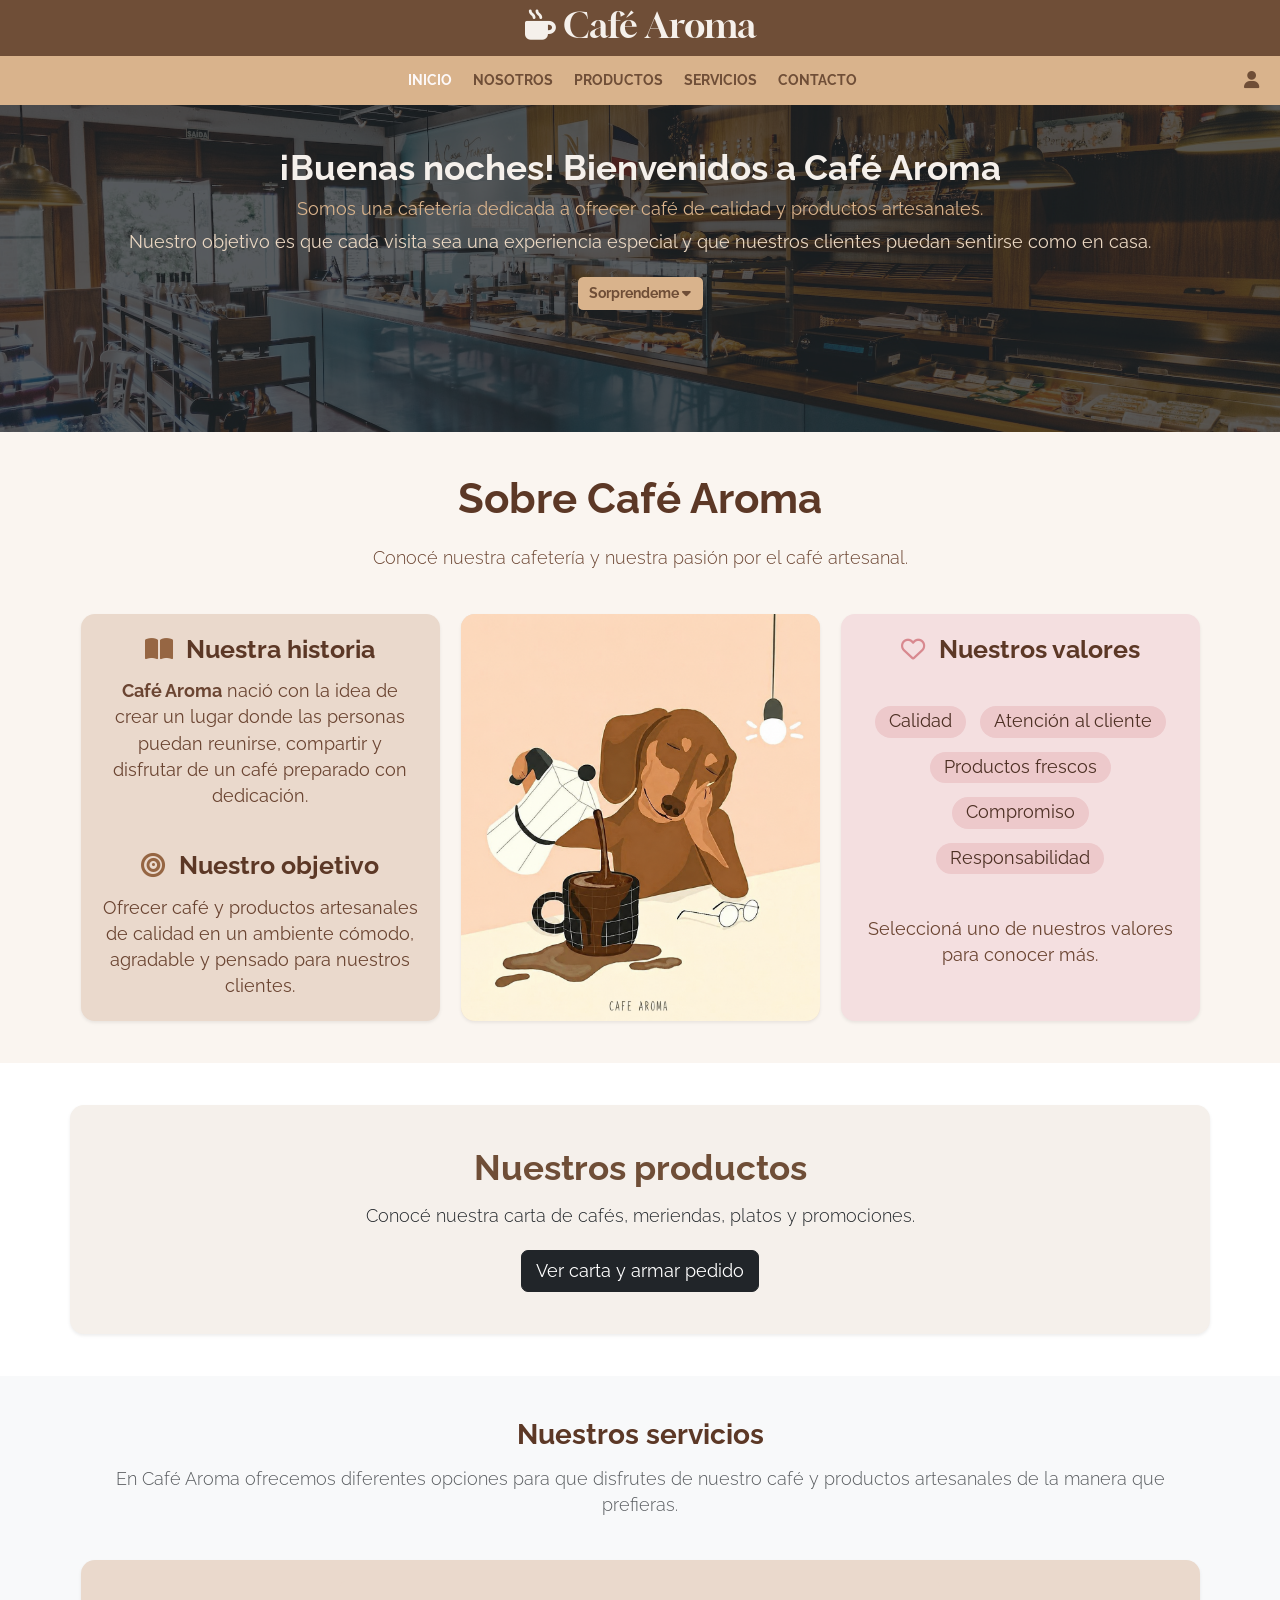
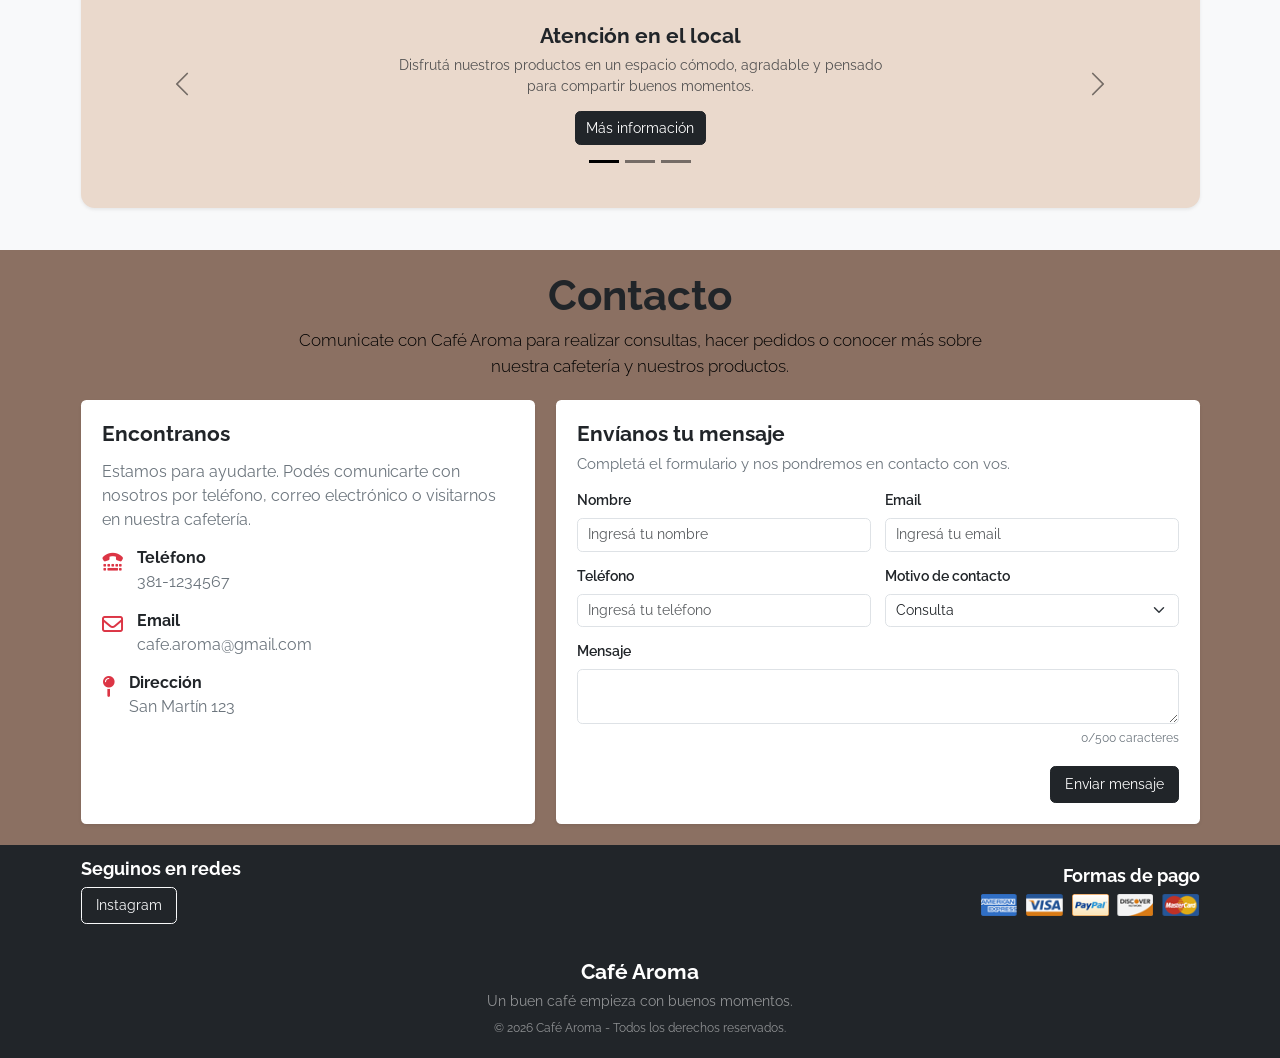
<file: index.html>
<!DOCTYPE html>
<html lang="es">

<head>
    <meta charset="UTF-8">
    <meta name="viewport" content="width=device-width, initial-scale=1.0">
    <title>Café Aroma | Cafetería y productos artesanales</title>
    <meta name="description"
        content="Café Aroma es una cafetería dedicada a ofrecer café de calidad, productos artesanales y un espacio agradable para disfrutar.">
    <meta name="keywords"
        content="Café Aroma, cafetería, café, café artesanal, espresso, café con leche, medialunas, cafetería Tucumán">
    <meta name="author" content="Café Aroma">
    <link href="https://fonts.googleapis.com/css2?family=Gloock&display=swap" rel="stylesheet">
    <link href="https://fonts.googleapis.com/css2?family=Raleway:ital,wght@0,100..900;1,100..900&display=swap"
        rel="stylesheet">
    <link rel="stylesheet" href="https://cdnjs.cloudflare.com/ajax/libs/font-awesome/6.4.2/css/all.min.css">
    <link href="https://cdn.jsdelivr.net/npm/bootstrap@5.3.8/dist/css/bootstrap.min.css" rel="stylesheet"
        integrity="sha384-sRIl4kxILFvY47J16cr9ZwB07vP4J8+LH7qKQnuqkuIAvNWLzeN8tE5YBujZqJLB" crossorigin="anonymous">
    <script src="script.js"></script>
    <link rel="stylesheet" href="style.css">
</head>

<body data-bs-spy="scroll" data-bs-target="#menu-principal" style="font-family: 'Raleway', sans-serif;">
    <header class="p-1" style="background-color: #6f4e37;">
        <div class="container text-center">
            <h1 class="display-6" style="color: #f5f0eb; font-family: 'Gloock', cursive;"><i
                    class="fa-solid fa-mug-hot fa-sm"></i> Café Aroma </h1>
        </div>
    </header>

    <nav id="menu-principal" class="sticky-top d-flex py-3 px-4" style="background-color: #d9b38c;">

        <div class="d-flex justify-content-center flex-wrap flex-grow-1 gap-2 gap-md-4">
            <a href="#inicio" class="nav-link fw-bold text-uppercase" style="color: #6f4e37;">Inicio</a>
            <a href="#nosotros" class="nav-link fw-bold text-uppercase" style="color: #6f4e37;">Nosotros</a>
            <a href="#productos" class="nav-link fw-bold text-uppercase" style="color: #6f4e37;">Productos</a>
            <a href="#servicios" class="nav-link fw-bold text-uppercase" style="color: #6f4e37;">Servicios</a>
            <a href="#contacto" class="nav-link fw-bold text-uppercase" style="color: #6f4e37;">Contacto</a>
        </div>

        <button type="button" class="nav-link fw-bold" style="color: #6f4e37;" data-bs-toggle="modal"
            data-bs-target="#Login">
            <i class="fa-solid fa-user fa-lg"></i>
        </button>
    </nav>

    <div class="modal fade" id="Login" tabindex="-1" aria-hidden="true">
        <div class="modal-dialog">
            <div class="modal-content" style="background-color: #f5f0eb;">
                <div class="modal-header">
                    <h5 class="modal-title fw-bold" style="color: #6f4e37;">Iniciar Sesión</h5>
                    <button type="button" class="btn-close" data-bs-dismiss="modal" aria-label="Close"></button>
                </div>
                <div class="modal-body">
                    <form>
                        <input type="email" class="form-control mb-3" placeholder="Correo electrónico">
                        <input type="password" class="form-control mb-3" placeholder="Contraseña">
                        <button type="button" class="btn fw-bold text-white" style="background-color: #6f4e37;"
                            data-bs-dismiss="modal">Entrar</button>
                    </form>
                </div>
            </div>
        </div>
    </div>

    <main>
        <section id="inicio" class="text-center p-0"
            style="background-image: url('imagenes/blog-2.jpg'); background-size: cover; background-position: center; background-repeat: no-repeat;">
            <div class="bg-dark bg-opacity-75 w-100 px-3 py-5">
                <h2 id="mensaje-bienvenida" class="display-6 fw-bold mb-2" style="color: #f5f0eb;">Bienvenidos a Café
                    Aroma
                </h2>

                <p class="fs-5 mb-2" style="color: #d9b38c;"> Somos una cafetería dedicada a ofrecer café de
                    calidad y productos artesanales.</p>

                <div class="row justify-content-center">
                    <div class="col-md-10">
                        <p class="fs-5 mb-0" style="color: #ebd8c3;"> Nuestro objetivo es que cada visita sea una
                            experiencia especial y que nuestros clientes puedan sentirse como en casa.</p>
                    </div>
                </div>

                <div class="mt-4">
                    <button id="btn-recomendacion" class="btn fw-bold"
                        style="background-color: #d9b38c; color: #6f4e37;">
                        Sorprendeme <i class="fa-solid fa-caret-down"></i>
                    </button>
                    <div class="d-flex align-items-center justify-content-center mt-6" style="min-height: 80px;">
                        <p id="texto-recomendacion" class="fs-5 fw-bold mb-0" style="color: #d9b38c;"></p>
                    </div>
                </div>
            </div>
        </section>

        <section id="nosotros" class="py-5" style="background-color: #faf5f0;" aria-labelledby="titulo-nosotros">

            <div class="container">
                <div class="text-center mb-5">
                    <h2 id="titulo-nosotros" class="display-5 fw-bold mb-3" style="color: #5c3826;">
                        Sobre Café Aroma
                    </h2>
                    <p class="lead mt-4 mx-auto" style="max-width: 850px; color: #6b4532;">
                        Conocé nuestra cafetería y nuestra pasión por el café artesanal.
                    </p>
                </div>

                <div class="row g-4 align-items-stretch">

                    <!-- TARJETA IZQUIERDA -->
                    <div class="col-12 col-lg-4">

                        <article class="rounded-4 shadow-sm p-4 text-center h-100"
                            style="background-color: #ead9cc; color: #5c3826; min-height: 400px;">

                            <h3 class="h3 fw-bold mb-3" style="color: #5c3826;">
                                <i class="fa-solid fa-book-open me-2" style="color: #966643;"></i>
                                Nuestra historia
                            </h3>

                            <p class="fs-5 mb-5" style="color: #6b4532;">
                                <strong>Café Aroma</strong> nació con la idea de crear un lugar
                                donde las personas puedan reunirse, compartir y disfrutar de un
                                café preparado con dedicación.
                            </p>

                            <h3 class="h3 fw-bold mb-3" style="color: #5c3826;">
                                <i class="fa-solid fa-bullseye me-2" style="color: #966643;"></i>
                                Nuestro objetivo
                            </h3>

                            <p class="fs-5 mb-0" style="color: #6b4532;">
                                Ofrecer café y productos artesanales de calidad
                                en un ambiente cómodo, agradable y pensado
                                para nuestros clientes.
                            </p>

                        </article>

                    </div>


                    <!-- IMAGEN CENTRAL -->
                    <div class="col-12 col-lg-4">

                        <article class="rounded-4 shadow-sm overflow-hidden h-100"
                            style="background-color: #ead9cc; min-height: 400px;">

                            <img src="imagenes/img-perro.png"
                                alt="Ilustración de un perro preparando café para Café Aroma"
                                class="img-fluid w-100 h-100" style="object-fit: cover;">

                        </article>

                    </div>


                    <!-- TARJETA DERECHA -->
                    <div class="col-12 col-lg-4">

                        <article class="rounded-4 shadow-sm text-center h-100"
                            style="background-color: #f4dfe0; min-height: 400px;">

                            <div class="p-4">

                                <h3 class="h3 fw-bold mb-5" style="color: #5c3826;">
                                    <i class="fa-regular fa-heart me-2" style="color: #d8898f;"></i>
                                    Nuestros valores
                                </h3>

                                <div class="d-flex flex-wrap justify-content-center gap-3 mb-5">

                                    <span class="badge rounded-pill px-3 py-2 fs-5 fw-normal valor-nosotros"
                                        data-descripcion="Seleccionamos productos de calidad para ofrecer una mejor experiencia."
                                        style="background-color: #edc9cb; color: #4d3024; cursor: pointer;">
                                        Calidad
                                    </span>

                                    <span class="badge rounded-pill px-3 py-2 fs-5 fw-normal valor-nosotros"
                                        data-descripcion="Buscamos brindar una atención amable y personalizada a cada cliente."
                                        style="background-color: #edc9cb; color: #4d3024; cursor: pointer;">
                                        Atención al cliente
                                    </span>

                                    <span class="badge rounded-pill px-3 py-2 fs-5 fw-normal valor-nosotros"
                                        data-descripcion="Trabajamos con productos frescos para mantener la calidad de nuestras preparaciones."
                                        style="background-color: #edc9cb; color: #4d3024; cursor: pointer;">
                                        Productos frescos
                                    </span>

                                    <span class="badge rounded-pill px-3 py-2 fs-5 fw-normal valor-nosotros"
                                        data-descripcion="Estamos comprometidos con ofrecer una buena experiencia en cada visita."
                                        style="background-color: #edc9cb; color: #4d3024; cursor: pointer;">
                                        Compromiso
                                    </span>

                                    <span class="badge rounded-pill px-3 py-2 fs-5 fw-normal valor-nosotros"
                                        data-descripcion="Trabajamos de manera responsable para mantener la confianza de nuestros clientes."
                                        style="background-color: #edc9cb; color: #4d3024; cursor: pointer;">
                                        Responsabilidad
                                    </span>

                                </div>

                                <p id="descripcion-valor" class="mt-4 mb-0 fs-5" style="color: #6b4532;">
                                    Seleccioná uno de nuestros valores para conocer más.
                                </p>

                            </div>

                        </article>

                    </div>

                </div>
            </div>
        </section>

        <section id="productos" class="container py-5 my-5 rounded-4 shadow-sm text-center"
            style="background-color: #f5f0eb;" aria-labelledby="titulo-productos">
            <h2 id="titulo-productos" class="display-6 fw-bold mb-3" style="color: #6f4e37;">Nuestros productos</h2>
            <p class="lead mb-4">Conocé nuestra carta de cafés, meriendas, platos y promociones.</p>
            <a href="carta.html" class="btn btn-dark btn-lg">Ver carta y armar pedido</a>
        </section>

        <section id="servicios" class="py-5 bg-light">
            <div class="container">
                <div class="text-center mb-5">
                    <h2 class="fw-bold mb-3" style="color: #5c3826;">
                        Nuestros servicios
                    </h2>
                    <p class="lead text-muted">
                        En Café Aroma ofrecemos diferentes opciones para que disfrutes
                        de nuestro café y productos artesanales de la manera que prefieras.
                    </p>
                </div>

                <div class="card border-0 shadow-sm rounded-4 p-4" style="background-color: #ead9cc;">
                    <div id="carouselServicios" class="carousel slide">
                        <div class="carousel-indicators">
                            <button type="button" data-bs-target="#carouselServicios" data-bs-slide-to="0"
                                class="active" aria-current="true" aria-label="Servicio 1"
                                style="background-color: #000000;">
                            </button>
                            <button type="button" data-bs-target="#carouselServicios" data-bs-slide-to="1"
                                aria-label="Servicio 2" style="background-color: #000000;">
                            </button>
                            <button type="button" data-bs-target="#carouselServicios" data-bs-slide-to="2"
                                aria-label="Servicio 3" style="background-color: #000000;">
                            </button>
                        </div>

                        <div class="carousel-inner">
                            <div class="carousel-item active">
                                <article class="card border-0 mx-auto"
                                    style="max-width: 600px; background-color: #ead9cc;">
                                    <div class="card-body text-center p-5">
                                        <h3 class="card-title h4 fw-bold">
                                            Atención en el local
                                        </h3>
                                        <p class="card-text text-muted">
                                            Disfrutá nuestros productos en un espacio cómodo,
                                            agradable y pensado para compartir buenos momentos.
                                        </p>
                                        <button type="button" class="btn btn-dark" onclick="mostrarInfo(1)">
                                            Más información
                                        </button>
                                        <div id="info1" style="display: none;" class="mt-3">
                                            <p class="mb-1"><strong>Horarios:</strong></p>
                                            <p class="mb-1">Lunes a viernes: 08:00 a 20:00 hs.</p>
                                            <p class="mb-0">Sábados y domingos: 09:00 a 21:00 hs.</p>
                                        </div>
                                    </div>
                                </article>
                            </div>

                            <div class="carousel-item">
                                <article class="card border-0 mx-auto"
                                    style="max-width: 600px; background-color: #ead9cc;">
                                    <div class="card-body text-center p-5">
                                        <h3 class="card-title h4 fw-bold">
                                            Pedidos para llevar
                                        </h3>
                                        <p class="card-text text-muted">
                                            Podés pedir tus productos favoritos para llevar
                                            y disfrutar del sabor de Café Aroma donde quieras.
                                        </p>
                                        <button type="button" class="btn btn-dark" onclick="mostrarInfo(2)">
                                            Más información
                                        </button>
                                        <div id="info2" style="display: none;" class="mt-3">
                                            <p class="mb-1"><strong>Pedidos:</strong></p>
                                            <p class="mb-1">Podés realizar tu pedido durante nuestro horario de
                                                atención.</p>
                                            <p class="mb-0">Tiempo estimado: 15 a 20 minutos.</p>
                                        </div>
                                    </div>
                                </article>
                            </div>

                            <div class="carousel-item">
                                <article class="card border-0 mx-auto"
                                    style="max-width: 600px; background-color: #ead9cc;">
                                    <div class="card-body text-center p-5">
                                        <h3 class="card-title h4 fw-bold">
                                            Pedidos para reuniones
                                        </h3>
                                        <p class="card-text text-muted">
                                            Preparamos opciones de café y productos artesanales
                                            para reuniones, eventos y ocasiones especiales.
                                        </p>
                                        <button type="button" class="btn btn-dark" onclick="mostrarInfo(3)">
                                            Más información
                                        </button>
                                        <div id="info3" style="display: none;" class="mt-3">
                                            <p class="mb-1"><strong>Reuniones y eventos:</strong></p>
                                            <p class="mb-1">Realizamos pedidos para grupos de 10 personas o más.</p>
                                            <p class="mb-0">Solicitar con al menos 48 horas de anticipación.</p>
                                        </div>
                                    </div>
                                </article>
                            </div>
                        </div>

                        <button class="carousel-control-prev" type="button" data-bs-target="#carouselServicios"
                            data-bs-slide="prev">
                            <span class="carousel-control-prev-icon" aria-hidden="true" style="filter: invert(1);">
                            </span>
                            <span class="visually-hidden">
                                Anterior
                            </span>
                        </button>
                        <button class="carousel-control-next" type="button" data-bs-target="#carouselServicios"
                            data-bs-slide="next">
                            <span class="carousel-control-next-icon" aria-hidden="true" style="filter: invert(1);">
                            </span>
                            <span class="visually-hidden">
                                Siguiente
                            </span>
                        </button>
                    </div>
                </div>
        </section>

        <section id="contacto" class="py-4" aria-labelledby="titulo-contacto" style="background-color: #8b7062;">
            <div class="container">
                <div class="text-center mb-4">
                    <h2 id="titulo-contacto" class="display-5 fw-bold text-dark">
                        Contacto
                    </h2>
                    <p class="lead text-black mx-auto" style="max-width: 700px; font-size: 1.2rem;">
                        Comunicate con Café Aroma para realizar consultas, hacer pedidos
                        o conocer más sobre nuestra cafetería y nuestros productos.
                    </p>
                </div>

                <div class="row g-4">
                    <div class="col-12 col-lg-5">
                        <article class="card h-100 border-0 shadow-sm">
                            <div class="card-body p-3 p-md-4">
                                <h3 class="card-title fw-bold mb-3" style="font-size: 1.5rem;">
                                    Encontranos
                                </h3>
                                <p class="text-secondary mb-3" style="font-size: 1.15rem;">
                                    Estamos para ayudarte. Podés comunicarte con nosotros
                                    por teléfono, correo electrónico o visitarnos en nuestra
                                    cafetería.
                                </p>

                                <address class="mb-0">

                                    <div class="d-flex align-items-start mb-3">
                                        <div class="me-3 fs-4 text-danger" aria-hidden="true">
                                            <i class="fa-solid fa-tty"></i>
                                        </div>

                                        <div style="font-size: 1.15rem;">
                                            <strong class="d-block">
                                                Teléfono
                                            </strong>
                                            <a href="tel:+543811234567" class="text-decoration-none text-secondary">
                                                381-1234567
                                            </a>
                                        </div>
                                    </div>

                                    <div class="d-flex align-items-start mb-3">
                                        <div class="me-3 fs-4 text-danger" aria-hidden="true">
                                            <i class="fa-regular fa-envelope"></i>
                                        </div>

                                        <div style="font-size: 1.15rem;">
                                            <strong class="d-block">
                                                Email
                                            </strong>
                                            <a href="mailto:cafe.aroma@gmail.com"
                                                class="text-decoration-none text-secondary">
                                                cafe.aroma@gmail.com
                                            </a>
                                        </div>
                                    </div>

                                    <div class="d-flex align-items-start">
                                        <div class="me-3 fs-4 text-danger" aria-hidden="true">
                                            <i class="fa-solid fa-map-pin"></i>
                                        </div>

                                        <div style="font-size: 1.15rem;">
                                            <strong class="d-block">
                                                Dirección
                                            </strong>
                                            <span class="text-secondary">
                                                San Martín 123
                                            </span>
                                        </div>
                                    </div>
                                </address>
                            </div>
                        </article>
                    </div>

                    <div class="col-12 col-lg-7">
                        <article class="card border-0 shadow-sm h-100">
                            <div class="card-body p-3 p-md-4 d-flex flex-column">
                                <h3 class="h4 fw-bold mb-2">
                                    Envíanos tu mensaje
                                </h3>
                                <p class="text-secondary mb-3" style="font-size: 1.1rem;">
                                    Completá el formulario y nos pondremos en contacto
                                    con vos.
                                </p>

                                <form id="form-contacto" action="#" method="post" novalidate
                                    class="d-flex flex-column flex-grow-1">
                                    <div class="row g-3 flex-grow-1">

                                        <div class="col-12 col-md-6">
                                            <label for="nombre" class="form-label fw-semibold">
                                                Nombre
                                            </label>
                                            <input type="text" class="form-control" id="nombre" name="nombre"
                                                placeholder="Ingresá tu nombre" autocomplete="name" required>
                                        </div>

                                        <div class="col-12 col-md-6">
                                            <label for="email" class="form-label fw-semibold">
                                                Email
                                            </label>
                                            <input type="email" class="form-control" id="email" name="email"
                                                placeholder="Ingresá tu email" autocomplete="email" required>
                                        </div>

                                        <div class="col-12 col-md-6">
                                            <label for="telefono" class="form-label fw-semibold">
                                                Teléfono
                                            </label>
                                            <input type="tel" class="form-control" id="telefono" name="telefono"
                                                placeholder="Ingresá tu teléfono" autocomplete="tel">
                                        </div>

                                        <div class="col-12 col-md-6">
                                            <label for="motivo" class="form-label fw-semibold">
                                                Motivo de contacto
                                            </label>

                                            <select class="form-select" id="motivo" name="motivo">
                                                <option value="consulta">
                                                    Consulta
                                                </option>
                                                <option value="pedido">
                                                    Pedido
                                                </option>
                                                <option value="evento">
                                                    Evento o reunión
                                                </option>
                                                <option value="otro">
                                                    Otro
                                                </option>
                                            </select>
                                        </div>

                                        <div class="col-12">
                                            <label for="mensaje" class="form-label fw-semibold">

                                                Mensaje

                                            </label>
                                            <textarea class="form-control" id="mensaje" name="mensaje" rows="2"
                                                maxlength="500" placeholder="Escribí tu mensaje" required>
                                            </textarea>
                                            <div class="text-end mt-1">
                                                <small id="contador-mensaje" class="text-secondary">
                                                    0/500 caracteres
                                                </small>
                                            </div>
                                        </div>

                                        <div class="col-12">
                                            <div id="mensaje-formulario" class="mt-1" role="alert" aria-live="polite">
                                            </div>
                                        </div>

                                        <div class="col-12 text-md-end mt-auto">
                                            <button type="submit" class="btn btn-dark px-3 py-2">

                                                Enviar mensaje

                                            </button>
                                        </div>
                                    </div>
                                </form>
                            </div>
                        </article>
                    </div>
                </div>
            </div>
        </section>

        <section class="bg-dark text-white py-3">
            <div class="container">
                <div class="row align-items-center">
                    <div class="col-12 col-md-6 text-center text-md-start mb-3 mb-md-0">
                        <h3 class="h5 fw-bold mb-2">
                            Seguinos en redes
                        </h3>
                        <a href="https://www.instagram.com/cafeteria_cafe.aroma?utm_source=ig_web_button_share_sheet&stkn=ZDNlZDc0MzIxNw==" target="_blank" rel="noopener noreferrer"
                            class="btn btn-outline-light px-3 py-2">

                            Instagram
                        </a>
                    </div>

                    <div class="col-12 col-md-6 text-center text-md-end">
                        <h3 class="h5 fw-bold mb-2">
                            Formas de pago
                        </h3>
                        <img src="imagenes/payment.png" alt="Formas de pago aceptadas" class="img-fluid"
                            style="max-width: 220px;">
                    </div>
                </div>
            </div>
        </section>
    </main>

    <footer class="bg-dark text-white py-4">

        <div class="container text-center">

            <h2 class="h4 fw-bold mb-2">
                Café Aroma
            </h2>

            <p class="text-white-50 mb-2">
                Un buen café empieza con buenos momentos.
            </p>

            <p class="small text-white-50 mb-0">
                &copy; 2026 Café Aroma - Todos los derechos reservados.
            </p>
        </div>
    </footer>
    <script src="https://cdn.jsdelivr.net/npm/bootstrap@5.3.8/dist/js/bootstrap.bundle.min.js">
    </script>
</body>

</html>
</file>
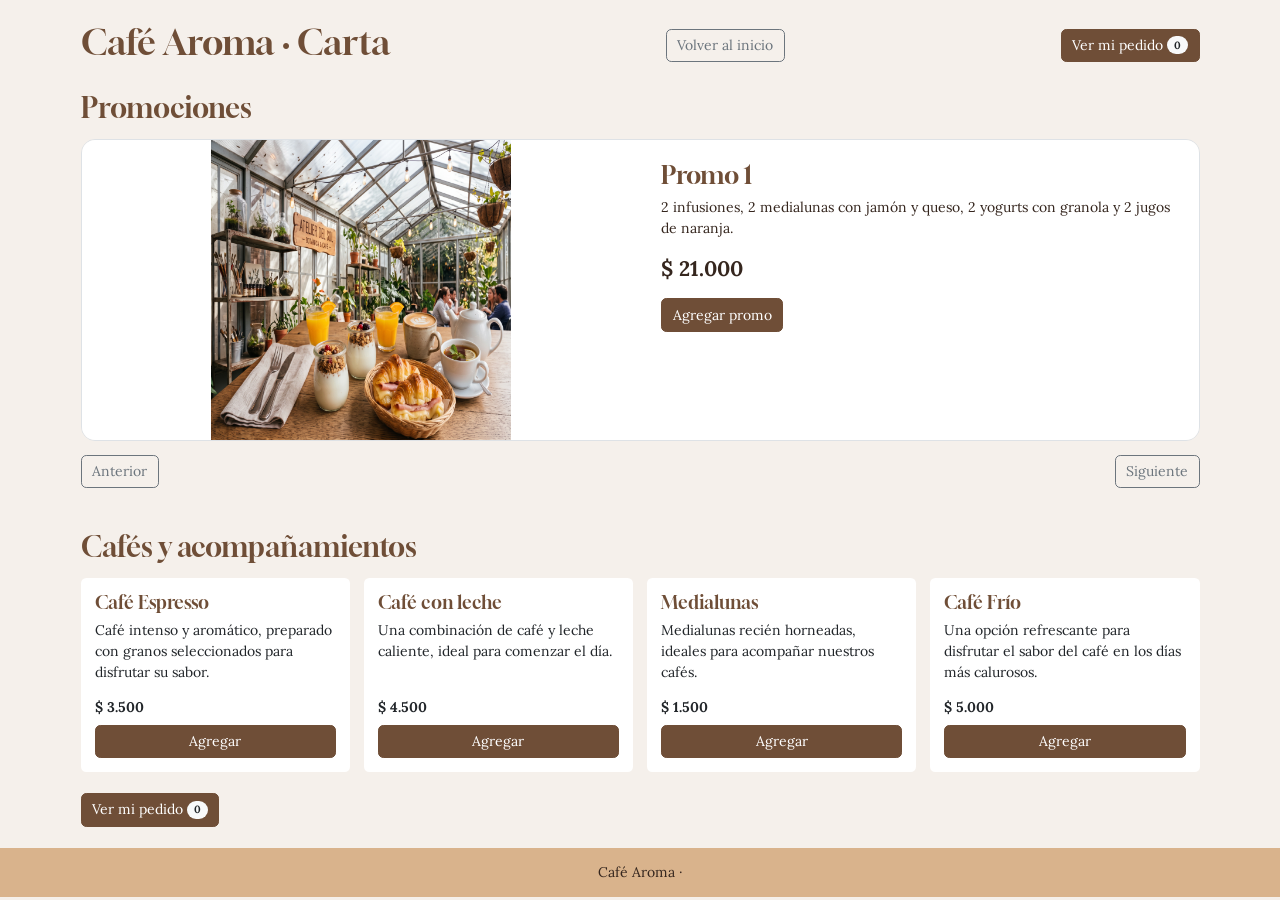
<file: carta.html>
<!DOCTYPE html>
<html lang="es">
<head>
  <meta charset="UTF-8">
  <meta name="viewport" content="width=device-width, initial-scale=1.0">
  <meta name="description" content="Carta de Café Aroma. Consultá los productos y armá un pedido de prueba.">
  <title>Café Aroma · Carta</title>
  <link href="https://cdn.jsdelivr.net/npm/bootstrap@5.3.8/dist/css/bootstrap.min.css" rel="stylesheet">
  <link href="https://fonts.googleapis.com/css2?family=Gloock&family=Lora&display=swap" rel="stylesheet">
  <link href="style.css" rel="stylesheet">
  <script src="productos.js" defer></script>
</head>
<body class="pagina-carta">
  <!-- Encabezado -->
  <header class="container py-4 d-flex flex-wrap justify-content-between align-items-center gap-3">
    <h1>Café Aroma · Carta</h1>
    <a href="index.html#productos" class="btn btn-outline-secondary">Volver al inicio</a>
    <button type="button" class="btn btn-aroma" data-bs-toggle="modal" data-bs-target="#modalCarrito">Ver mi pedido <span class="badge rounded-pill bg-light text-dark contador-carrito">0</span><span class="visually-hidden"> artículos</span></button>
  </header>
  <main class="container" id="productos">
    <!-- Carrusel de Bootstrap: seis promociones -->
    <h2 class="mb-3">Promociones</h2>
    <div id="promociones" class="carousel slide mb-5" data-bs-interval="false">
      <div class="carousel-inner rounded-4 border producto-hover">
        <div class="carousel-item active">
          <div class="row g-0 bg-white">
            <div class="col-md-6"><img src="imagenes/promo-1.jpg" alt="Imagen ilustrativa de Promo 1" class="w-100 object-fit-contain" height="300"></div>
            <div class="col-md-6 p-4">
              <h3>Promo 1</h3>
              <p>2 infusiones, 2 medialunas con jamón y queso, 2 yogurts con granola y 2 jugos de naranja.</p>
              <p class="fs-4 fw-bold">$ 21.000</p>
              <button type="button" class="btn btn-aroma agregar" data-nombre="Promo 1" data-precio="21000">Agregar promo</button>
            </div>
          </div>
        </div>
        <div class="carousel-item">
          <div class="row g-0 bg-white">
            <div class="col-md-6"><img src="imagenes/promo-2.jpg" alt="Imagen ilustrativa de Promo 2" class="w-100 object-fit-contain" height="300"></div>
            <div class="col-md-6 p-4">
              <h3>Promo 2</h3>
              <p>2 infusiones, 2 tostadas, huevos revueltos, jamón y queso y 2 jugos de naranja.</p>
              <p class="fs-4 fw-bold">$ 22.000</p>
              <button type="button" class="btn btn-aroma agregar" data-nombre="Promo 2" data-precio="22000">Agregar promo</button>
            </div>
          </div>
        </div>
        <div class="carousel-item">
          <div class="row g-0 bg-white">
            <div class="col-md-6"><img src="imagenes/promo-3.jpg" alt="Imagen ilustrativa de Promo 3" class="w-100 object-fit-contain" height="300"></div>
            <div class="col-md-6 p-4">
              <h3>Promo 3</h3>
              <p>2 infusiones, 2 cuadrados dulces, tostado de jamón y queso y 2 ensaladas de frutas.</p>
              <p class="fs-4 fw-bold">$ 23.000</p>
              <button type="button" class="btn btn-aroma agregar" data-nombre="Promo 3" data-precio="23000">Agregar promo</button>
            </div>
          </div>
        </div>
        <div class="carousel-item">
          <div class="row g-0 bg-white">
            <div class="col-md-6"><img src="imagenes/promo-4.jpg" alt="Imagen ilustrativa de Promo 4" class="w-100 object-fit-contain" height="300"></div>
            <div class="col-md-6 p-4">
              <h3>Promo 4</h3>
              <p>2 infusiones, 4 pancakes de avena, banana y miel y 2 yogurts con granola.</p>
              <p class="fs-4 fw-bold">$ 24.000</p>
              <button type="button" class="btn btn-aroma agregar" data-nombre="Promo 4" data-precio="24000">Agregar promo</button>
            </div>
          </div>
        </div>
        <div class="carousel-item">
          <div class="row g-0 bg-white">
            <div class="col-md-6"><img src="imagenes/promo-5.jpg" alt="Imagen ilustrativa de Promo 5" class="w-100 object-fit-contain" height="300"></div>
            <div class="col-md-6 p-4">
              <h3>Promo 5</h3>
              <p>2 licuados o smoothies y tostado de jamón y queso.</p>
              <p class="fs-4 fw-bold">$ 18.000</p>
              <button type="button" class="btn btn-aroma agregar" data-nombre="Promo 5" data-precio="18000">Agregar promo</button>
            </div>
          </div>
        </div>
        <div class="carousel-item">
          <div class="row g-0 bg-white">
            <div class="col-md-6"><img src="imagenes/promo-6.jpg" alt="Imagen ilustrativa de Promo Keto" class="w-100 object-fit-contain" height="300"></div>
            <div class="col-md-6 p-4">
              <h3>Promo Keto</h3>
              <p>2 infusiones, huevo revuelto, palta, panceta, cherries, queso en cubos y tostadas.</p>
              <p class="fs-4 fw-bold">$ 26.000</p>
              <button type="button" class="btn btn-aroma agregar" data-nombre="Promo Keto" data-precio="26000">Agregar promo</button>
            </div>
          </div>
        </div>
      </div>
      <div class="d-flex justify-content-between mt-3">
        <button type="button" class="btn btn-outline-secondary" data-bs-target="#promociones" data-bs-slide="prev">Anterior</button>
        <button type="button" class="btn btn-outline-secondary" data-bs-target="#promociones" data-bs-slide="next">Siguiente</button>
      </div>
    </div>
    <!-- Cuatro productos en tarjetas -->
    <h2 class="mb-3">Cafés y acompañamientos</h2>
    <div class="row g-3 mb-4">
      <div class="col-12 col-md-6 col-lg-3">
        <article class="card h-100 border-0 p-3 producto-hover">
          <h3 class="h5">Café Espresso</h3>
          <p class="flex-grow-1">Café intenso y aromático, preparado con granos seleccionados para disfrutar su sabor.</p>
          <strong class="mb-2">$ 3.500</strong>
          <button type="button" class="btn btn-aroma agregar" data-nombre="Café Espresso" data-precio="3500">Agregar</button>
        </article>
      </div>
      <div class="col-12 col-md-6 col-lg-3">
        <article class="card h-100 border-0 p-3 producto-hover">
          <h3 class="h5">Café con leche</h3>
          <p class="flex-grow-1">Una combinación de café y leche caliente, ideal para comenzar el día.</p>
          <strong class="mb-2">$ 4.500</strong>
          <button type="button" class="btn btn-aroma agregar" data-nombre="Café con leche" data-precio="4500">Agregar</button>
        </article>
      </div>
      <div class="col-12 col-md-6 col-lg-3">
        <article class="card h-100 border-0 p-3 producto-hover">
          <h3 class="h5">Medialunas</h3>
          <p class="flex-grow-1">Medialunas recién horneadas, ideales para acompañar nuestros cafés.</p>
          <strong class="mb-2">$ 1.500</strong>
          <button type="button" class="btn btn-aroma agregar" data-nombre="Medialunas" data-precio="1500">Agregar</button>
        </article>
      </div>
      <div class="col-12 col-md-6 col-lg-3">
        <article class="card h-100 border-0 p-3 producto-hover">
          <h3 class="h5">Café Frío</h3>
          <p class="flex-grow-1">Una opción refrescante para disfrutar el sabor del café en los días más calurosos.</p>
          <strong class="mb-2">$ 5.000</strong>
          <button type="button" class="btn btn-aroma agregar" data-nombre="Café Frío" data-precio="5000">Agregar</button>
        </article>
      </div>
    </div>
    <button type="button" class="btn btn-aroma mb-4" data-bs-toggle="modal" data-bs-target="#modalCarrito">Ver mi pedido <span class="badge rounded-pill bg-light text-dark contador-carrito">0</span><span class="visually-hidden"> artículos</span></button>
    <noscript>Activá JavaScript para utilizar el carrito y las promociones.</noscript>
  </main>
  <!-- Modal de Bootstrap: carrito y formulario -->
  <div id="modalCarrito" class="modal fade" tabindex="-1" aria-labelledby="titulo-carrito" aria-hidden="true">
    <div class="modal-dialog modal-lg modal-dialog-centered modal-dialog-scrollable">
      <div class="modal-content">
        <div class="modal-header">
          <h2 id="titulo-carrito" class="modal-title fs-4">Mi pedido</h2>
          <button type="button" class="btn-close" data-bs-dismiss="modal" aria-label="Cerrar"></button>
        </div>
        <div class="modal-body">
          <p id="vacio">Todavía no agregaste productos.</p>
          <div class="table-responsive">
            <table class="table align-middle">
              <thead><tr><th scope="col">Producto</th><th scope="col">Cantidad</th><th scope="col">Subtotal</th><th scope="col">Acción</th></tr></thead>
              <tbody id="lista-carrito"></tbody>
            </table>
          </div>
          <p class="fs-5 fw-bold">Total: <span id="total-pedido">$ 0</span></p>
          <button id="vaciar" type="button" class="btn btn-outline-secondary align-self-start mb-3">Vaciar carrito</button>
          <form id="form-pedido">
            <label for="modalidad" class="form-label">Modalidad</label>
            <select id="modalidad" class="form-select mb-3">
              <option value="local">Consumir en el local</option>
              <option value="llevar">Para llevar</option>
            </select>
            <label for="mesa" class="form-label">Número de mesa (solo para consumir en el local)</label>
            <input id="mesa" type="number" min="1" max="99" step="1" class="form-control mb-3" required>
            <button id="preparar" type="submit" class="btn btn-aroma" disabled>Preparar pedido</button>
          </form>
          <p id="aviso" class="text-success mt-3 mb-0" role="status"></p>
          <p class="small text-secondary mt-3 mb-0">Pedido de prueba: no se envía al local. El carrito se borra al recargar.</p>
        </div>
        <div class="modal-footer">
          <button type="button" class="btn btn-outline-secondary" data-bs-dismiss="modal">Seguir eligiendo</button>
        </div>
      </div>
    </div>
  </div>
  <!-- Aviso breve cada vez que agregás un artículo -->
  <div class="toast-container position-fixed bottom-0 end-0 p-3">
    <div id="aviso-agregado" class="toast" role="status" aria-live="polite" aria-atomic="true" data-bs-delay="2500">
      <div class="d-flex">
        <div id="texto-agregado" class="toast-body"></div>
        <button type="button" class="btn-close me-2 m-auto" data-bs-dismiss="toast" aria-label="Cerrar aviso"></button>
      </div>
    </div>
  </div>
  <footer class="text-center py-3">Café Aroma ·</footer>
  <script src="https://cdn.jsdelivr.net/npm/bootstrap@5.3.8/dist/js/bootstrap.bundle.min.js"></script>
</body>
</html>
</file>
<file: style.css>
/*
:root {
    --color-principal: #6f4e37;
    --color-secundario: #d9b38c;
    --color-fondo: #f5f0eb;
    --color-blanco: white;
    --color-texto: #333;
    --espacio: 20px;
}

#productos {
    display: grid;
    grid-template-columns: repeat(3, 1fr);
    gap: 30px;
    text-align: center;
}

#productos>h2 {
    grid-column: 1 / -1;
    color: var(--color-principal);
    margin-bottom: 5px;
}

#productos p {
    margin-bottom: 15px;
    line-height: 1.6;
}

#productos > p {
    grid-column: 1 / -1;
    max-width: 650px;
    margin: 0 auto 20px;
    text-align: center;
}

#productos article {
    padding: 20px;
    border-radius: 8px;
    background-color: white;
}

#productos img {
    width: 100%;
    max-width: 250px;
    height: auto;
    border-radius: 8px;
}

#productos h3 {
    color: var(--color-principal);
    margin-top: 10px;
    margin-bottom: 10px;
}

#productos {
    text-align: center;
}

#productos h2 {
    color: var(--color-principal);
}

#productos > p {
    max-width: 650px;
    margin-left: auto;
    margin-right: auto;
    line-height: 1.6;
}

#productos .card {
    height: 100%;
    border-radius: 10px;
    overflow: hidden;
    transition: transform 0.3s ease, box-shadow 0.3s ease;
}

#productos .card:hover {
    transform: translateY(-5px);
    box-shadow: 0 8px 18px rgba(0, 0, 0, 0.15);
}

#productos .card-img-top {
    width: 100%;
    height: 220px;
    object-fit: cover;
}

#productos .card-body {
    display: flex;
    flex-direction: column;
    justify-content: center;
}

#productos .card-title {
    color: var(--color-principal);
    font-weight: bold;
}

#productos .card-text {
    line-height: 1.6;
}

#servicios {
    text-align: center;
}

#servicios h2 {
    color: var(--color-principal);
    margin-bottom: var(--espacio);
}

#servicios>p {
    margin-bottom: 20px;
    line-height: 1.6;
}

#servicios article {
    background-color: var(--color-secundario);
    padding: 20px;
    margin-bottom: 20px;
    border-radius: 8px;
}

#servicios h3 {
    color: var(--color-principal);
    margin-bottom: 10px;
}

#servicios article p {
    line-height: 1.6;
}

#contacto {
    text-align: center;
}

#contacto h2 {
    color: var(--color-principal);
    margin-bottom: var(--espacio);
}

#contacto p {
    margin-bottom: 15px;
    line-height: 1.6;
}

#contacto address {
    background-color: var(--color-secundario);
    padding: 20px;
    margin: 20px 0;
    border-radius: 8px;
    font-style: normal;
}

#contacto address strong {
    color: var(--color-principal);
}

#contacto h3 {
    color: var(--color-principal);
    margin: 25px 0 15px;
}

#contacto form {
    text-align: left;
}

#contacto label {
    display: block;
    color: var(--color-principal);
    font-weight: bold;
    margin-bottom: 5px;
}

#contacto input,
#contacto select,
#contacto textarea {
    width: 100%;
    padding: 10px;
    border: 1px solid #ccc;
    border-radius: 5px;
    font-family: inherit;
}

#contacto textarea {
    resize: vertical;
}

#contacto button {
    background-color: var(--color-principal);
    color: var(--color-blanco);
    border: none;
    padding: 12px 20px;
    border-radius: 5px;
    font-family: inherit;
    font-weight: bold;
    cursor: pointer;
}

#contacto button:hover {
    background-color: var(--color-secundario);
    color: var(--color-texto);
}

footer {
    text-align: center;
}

@media (max-width: 500px) {

    nav {
        flex-direction: column;
        align-items: center;
    }

    #productos {
        grid-template-columns: 1fr;
    }


    section {
        width: 95%;
        padding: 20px;
    }

    header h1 {
        font-size: 2em;
    }
}
*/
html {
    font-size: 14px;
}
#productos .card {
    transition: transform 0.3s ease, box-shadow 0.3s ease;
}

#productos .card:hover {
    transform: translateY(-6px);
    box-shadow: 0 12px 25px rgba(0, 0, 0, 0.22) !important;
}

#productos .card-img-top {
    transition: transform 0.35s ease;
    cursor: pointer;
}

#productos .card:hover .card-img-top {
    transform: scale(1.08);
}

#menu-principal .nav-link.active {
    color: #fdf9f9 !important;
}

/* CARTA: Bootstrap organiza el diseño; aquí personalizamos los colores. */
.pagina-carta { background: #f5f0eb; color: #35261e; font-family: 'Lora', Georgia, serif; }
.pagina-carta h1, .pagina-carta h2, .pagina-carta h3 { font-family: 'Gloock', Georgia, serif; color: #6f4e37; }
.pagina-carta .modal-header, .pagina-carta footer, .pagina-carta .toast { background: #d9b38c; color: #35261e; }
.pagina-carta .btn-aroma {
    --bs-btn-color: white;
    --bs-btn-bg: #6f4e37;
    --bs-btn-border-color: #6f4e37;
    --bs-btn-hover-color: white;
    --bs-btn-hover-bg: #503521;
    --bs-btn-hover-border-color: #503521;
    --bs-btn-active-color: white;
    --bs-btn-active-bg: #503521;
    --bs-btn-active-border-color: #503521;
    --bs-btn-disabled-color: white;
    --bs-btn-disabled-bg: #6f4e37;
    --bs-btn-disabled-border-color: #6f4e37;
}
.pagina-carta .producto-hover { transition: box-shadow .3s; }
.pagina-carta #productos .producto-hover:hover,
.pagina-carta #productos .producto-hover:focus-within { transform: none; box-shadow: 0 8px 20px #6f4e3740 !important; }
</file>
